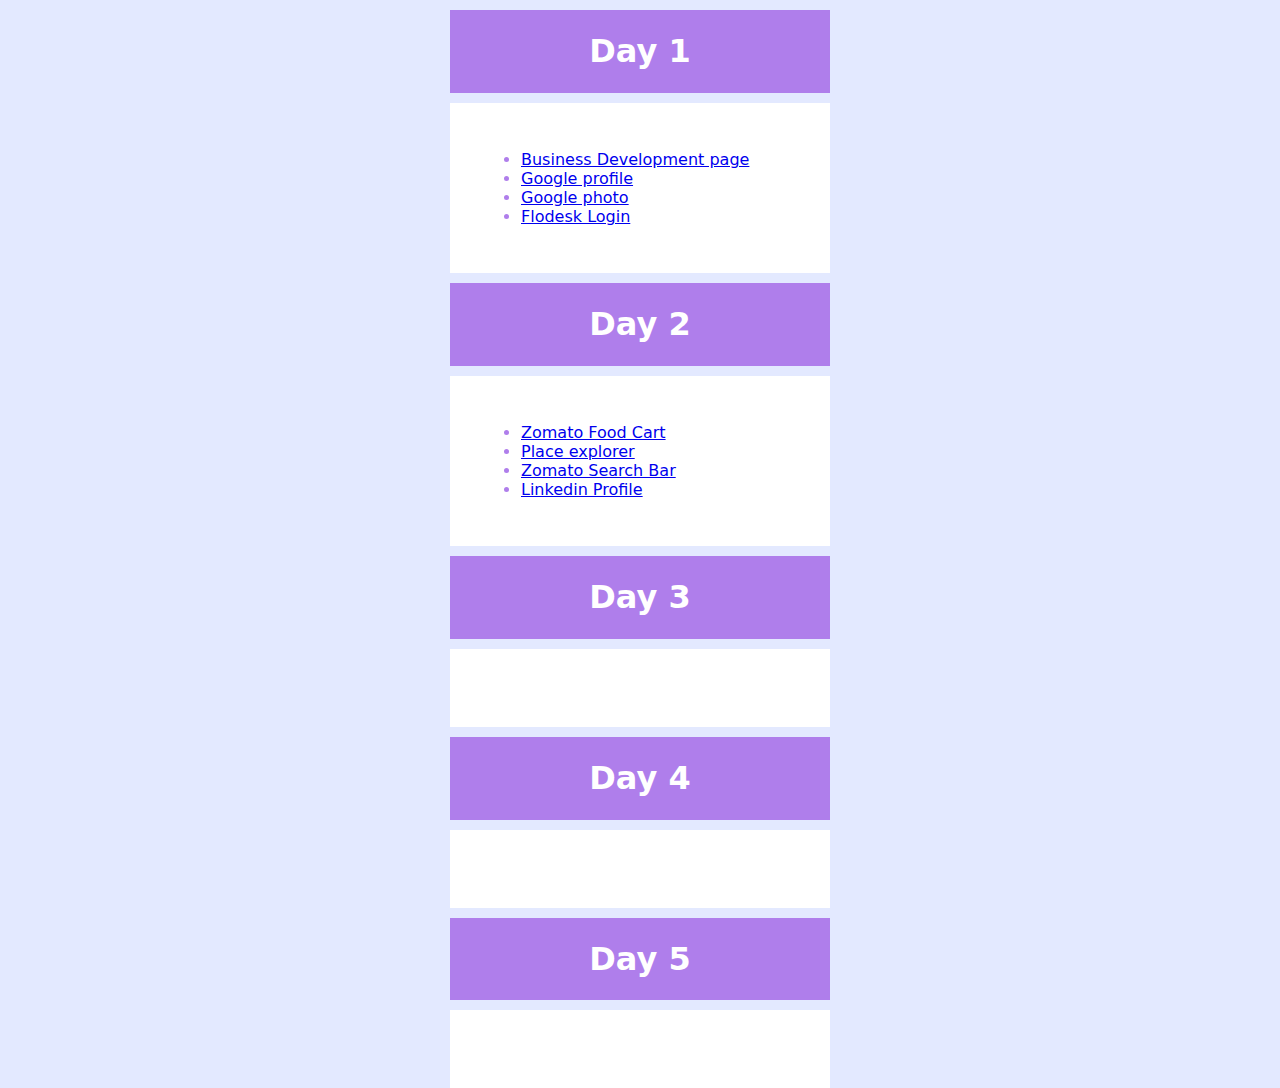
<file: index.html>
<html lang="en">
<head>
    <meta charset="UTF-8">
    <meta name="viewport" content="width=device-width, initial-scale=1.0">
    <title>How-to-CSS-assignments</title>
    <link rel="stylesheet" href="style.css" type="text/css">
</head>
<body>
    <div class="container">
        <div class="day">
            <h1>Day 1</h1>
        </div>

        <div class="solutions">
            <ul>
                <li><a href="day1/business_development.html" target=”_blank”>Business Development page</a></li>
                <li><a href="day1/google-profile.html" target=”_blank”>Google profile</a></li>
                <li><a href="day1/google-photos.html" target=”_blank”>Google photo</a></li>
                <li><a href="day1/flodesk-login.html" target=”_blank”>Flodesk Login</a></li>
            </ul>
        </div>

        <div class="day">
            <h1>Day 2</h1>
        </div>

        <div class="solutions">
            <ul>
                <li><a href="day2/food-cart.html" target="_blank">Zomato Food Cart</a></li>
                <li><a href="day2/place-explorer.html" target="_blank">Place explorer</a></li>
                <li><a href="day2/zomato-search-bar.html" target="_blank">Zomato Search Bar</a></li>
                <li><a href="day2/linked-in.html" target="_blank">Linkedin Profile</a></li>
            </ul>
        </div>

        <div class="day">
            <h1>Day 3</h1>
        </div>

        <div class="solutions">
            <ul>
            </ul>
        </div>

        <div class="day">
            <h1>Day 4</h1>
        </div>

        <div class="solutions">
            <ul>
            </ul>
        </div>

        <div class="day">
            <h1>Day 5</h1>
        </div>

        <div class="solutions">
            <ul>
            </ul>
        </div>
        
    </div>
</body>
</html>
</file>
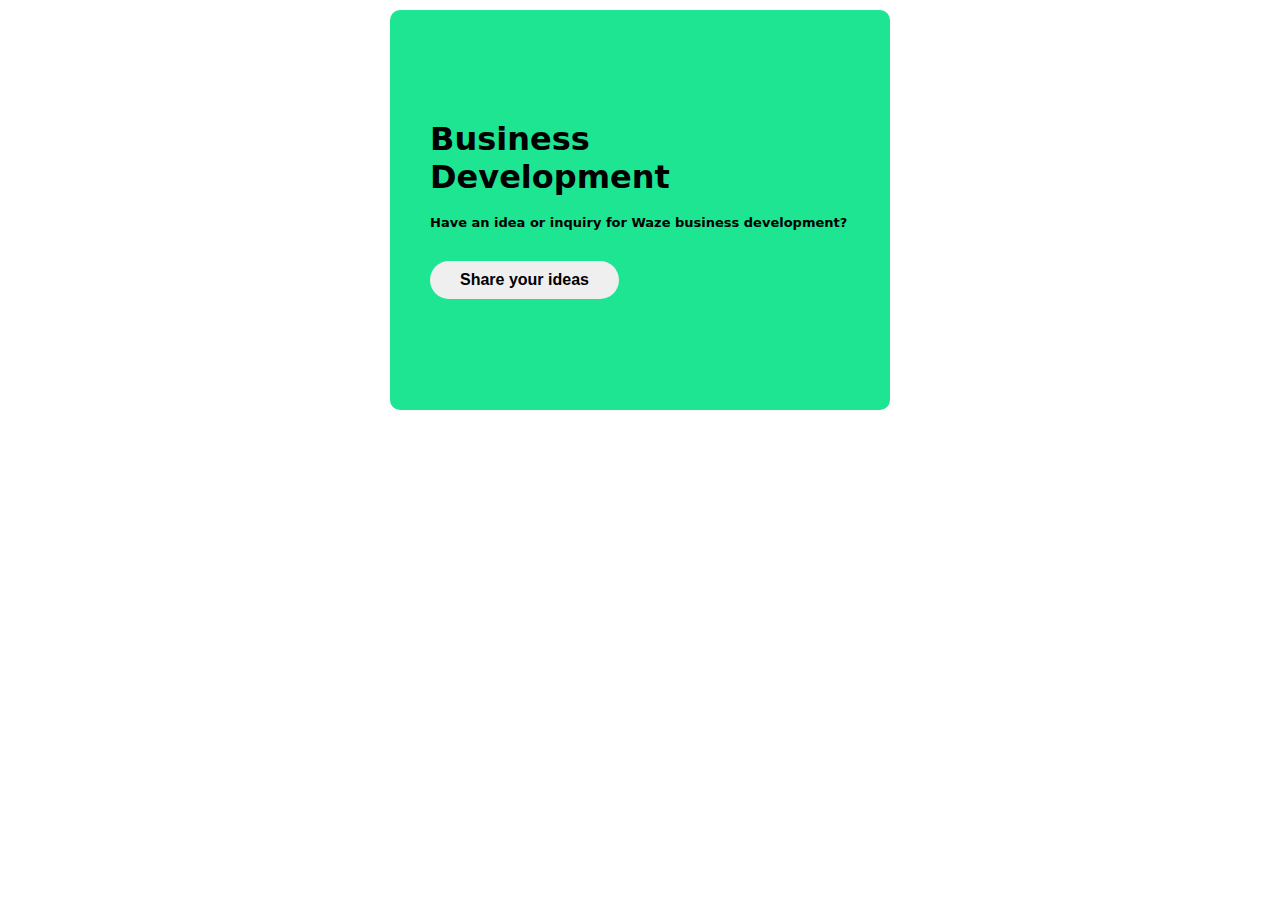
<file: day1/business_development.html>
<html lang="en">
<head>
    <meta charset="UTF-8">
    <meta name="viewport" content="width=device-width, initial-scale=1.0">
    <link rel="stylesheet" href="business-development-style.css" type="text/css">
    <title>Business Development</title>
</head>
<body>
    <div class="business-profile">
        <div class="business-profile-body">
            <h1>Business</h1>
            <h1>Development</h1>
            <p>Have an  idea or inquiry for Waze business development?</p>
            <button class="share-button">Share your ideas</button>
        </div>
    </div>
</body>
</html>
</file>
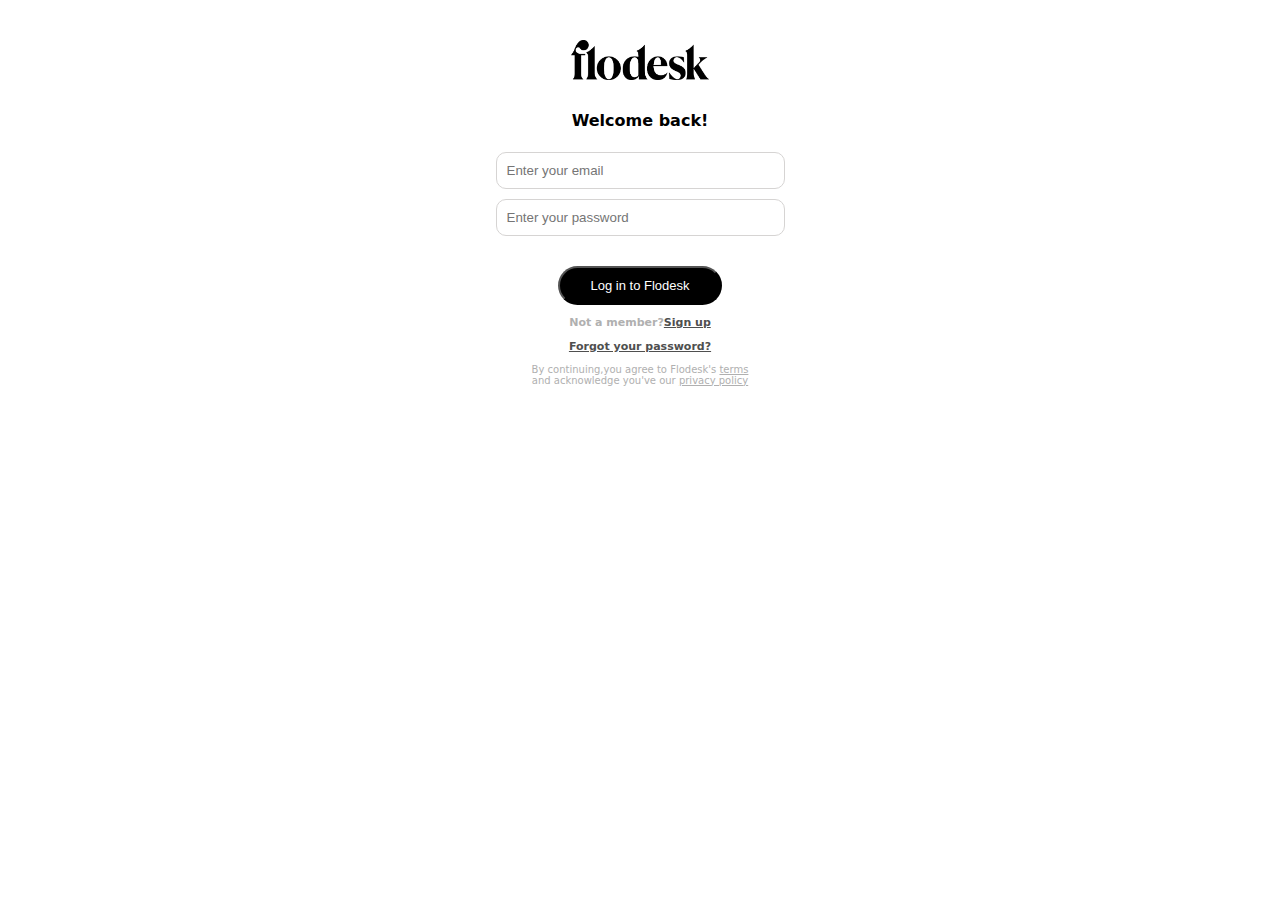
<file: day1/flodesk-login.html>
<html lang="en">
<head>
    <meta charset="UTF-8">
    <meta name="viewport" content="width=device-width, initial-scale=1.0">
    <title>Flodesk-login</title>
    <link rel="stylesheet" href="flodesk-login-style.css" type="text/css">
</head>
<body>
    <div class="flodesk-login">
        <div class="flodesk-login-body">
            <img src="static/logo.png" class="logo" alt="logo">
            <h4>Welcome back!</h4>
            <div class="email-input">
                <input type="email" class="email" placeholder="Enter your email">
            </div>

            <div class="password-input">
                <input type="password" class="password" placeholder="Enter your password">
            </div>
            <div class="login">
                <button class="login-btn">Log in to Flodesk</button>
            </div>
            <h3>Not a member?<span style="color: #4F4F4F;"><u>Sign up</u></span></h3>
            <h3 style="color: #4F4F4F;"><u>Forgot your password?</u></h3>
            <p>By continuing,you agree to Flodesk's <u>terms</u>  <br>
            and acknowledge you've our <u>privacy policy</u></p>
        </div>
        
    </div>
    
</body>
</html>
</file>
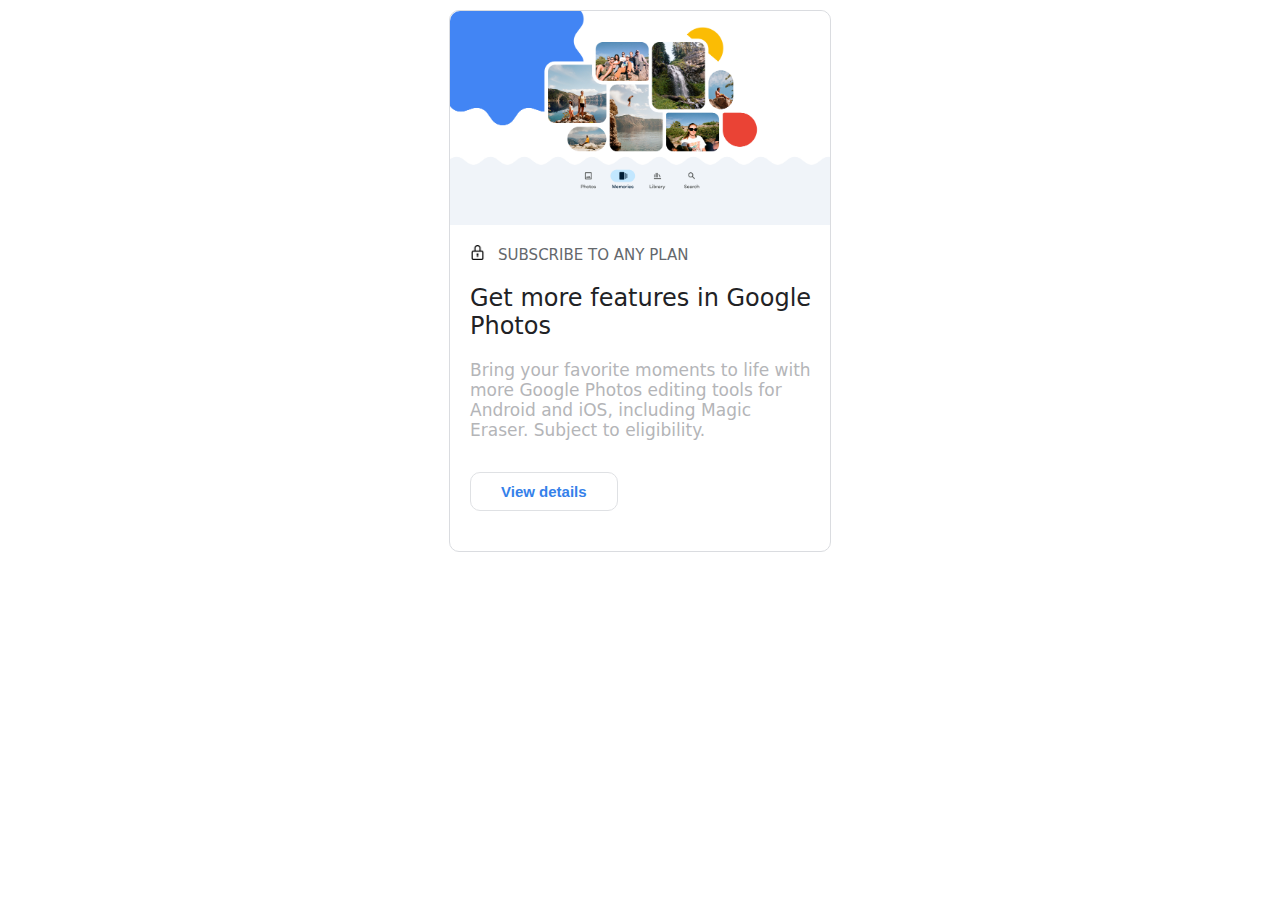
<file: day1/google-photos.html>
<html lang="en">
<head>
    <meta charset="UTF-8">
    <meta name="viewport" content="width=device-width, initial-scale=1.0">
    <title>Google Photo</title>
    <link rel="stylesheet" href="google-photo-style.css" type="text/css">
</head>
<body>
    <div class="google-photo">
        <img src="static/banner.png" class="banner" alt="banner">
        <div class="google-photo-body">
            <img src="static/padlock.png" alt="padlock" class="lock-image"> 
            <h3>SUBSCRIBE TO ANY PLAN</h3>
            <h2>Get more features in Google Photos</h2>
            <p>Bring your favorite moments to life with more Google Photos editing tools for Android and iOS, including Magic Eraser. Subject to eligibility.</p>
            <button class="view-details-btn">View details</button>
        </div>
    </div>
</body>
</html>
</file>
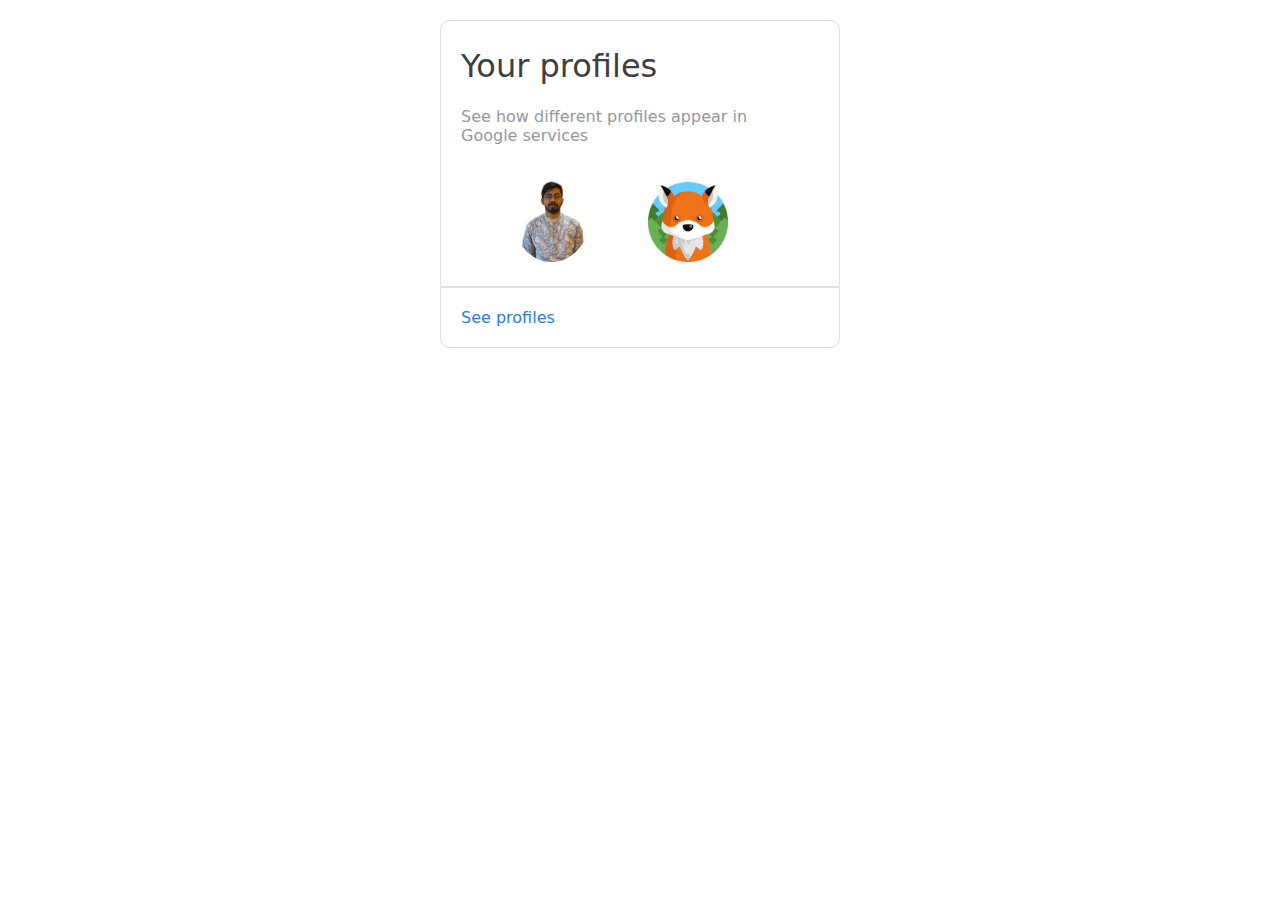
<file: day1/google-profile.html>
<html lang="en">
<head>
    <meta charset="UTF-8">
    <meta name="viewport" content="width=device-width, initial-scale=1.0">
    <title>Google-profile</title>
    <link rel="stylesheet" href="google-profile-style.css" type="text/css">
</head>
<body>
    <div class="google-profile">
        <div class="google-profile-body">
            <h1>Your profiles</h1>
            <p>See how different profiles appear in Google services</p>
            <img src="static/profile-photo.jpeg" class="profile-photo" alt="profile-photo" >
            <img src="static/profile-logo.jpg" class="profile-logo" alt="profile-logo">
        </div>
        <div class="google-profile-body-footer">See profiles</div>
    </div>
</body>
</html>
</file>
<file: style.css>
body{
    margin: 0px;
    padding: 0px;
    background-color: #E3E9FF;
}

.container{
    height: 400px;
    width: 400px;
    margin: 10px auto;
    font-family: system-ui, -apple-system, BlinkMacSystemFont, 'Segoe UI', Roboto, Oxygen, Ubuntu, Cantarell, 'Open Sans', 'Helvetica Neue', sans-serif;
} 

.day{
    text-align: center;
    border: 1px solid #AF7EEB;
    background-color: #AF7EEB;
    color: white;
    margin: 10px;
}

.solutions{
    margin: 10px;
    border: 1px solid white;
    color: #9BA3C2;
    background-color: white ;
    padding: 30px;
}

ul{
    color: #AF7EEB;
}
</file>
<file: day1/business-development-style.css>
body{
    padding: 0px;
    margin: 0px;
}

.business-profile{
    height: 400px;
    width: 500px;
    background-color: #1DE592;
    margin: 10px auto;
    border-radius: 10px;
}

.business-profile-body{
    padding: 100px 0px 0px 40px;
    line-height: 1rem;
    font-family: system-ui, -apple-system, BlinkMacSystemFont, 'Segoe UI', Roboto, Oxygen, Ubuntu, Cantarell, 'Open Sans', 'Helvetica Neue', sans-serif;
}

.business-profile-body p {
    margin: 30px 0px;
    font-weight: bold;
    font-size: small;
}

.share-button{
    padding: 10px 30px;
    border: none;
    font-size: medium;
    font-weight: 750;
    border-radius: 20px;
}
</file>
<file: day1/flodesk-login-style.css>
.flodesk-login{
    height: 500px;
    width: 500px;
    margin: 30px auto;
    text-align: center;
    font-family: system-ui, -apple-system, BlinkMacSystemFont, 'Segoe UI', Roboto, Oxygen, Ubuntu, Cantarell, 'Open Sans', 'Helvetica Neue', sans-serif;
}

.logo{
    height: 40px;
    width: auto;
    margin: 10px auto;
}

.password-input{
    padding: 10px;
}

.email{
    padding: 10px 100px 10px 10px;
    border-radius: 10px;
    border: 1px solid #D6D4D3 ;
}

.password{
    padding: 10px 100px 10px 10px;
    border-radius: 10px;
    border: 1px solid #D6D4D3 ;
}

.password-input{
    padding-bottom: 30px;
}

.login-btn{
    padding: 10px 30px;
    border-radius: 100px;
    background-color: black;
    color: white;
    font-size: 13px;
}

h3{
    font-size: 11px;
    color: #B0B0B0;
}

p{
    font-size: 10px;
    color: #B0B0B0;
}
</file>
<file: day1/google-photo-style.css>
.google-photo{
    height: 540px;
    width: 380px;
    margin: 10px auto;
    border: 1px solid #DADCE0;
    border-radius: 10px;
    font-family: system-ui, -apple-system, BlinkMacSystemFont, 'Segoe UI', Roboto, Oxygen, Ubuntu, Cantarell, 'Open Sans', 'Helvetica Neue', sans-serif;
}

.google-photo-body{
    padding: 20px 0px 0px 20px;
}

.banner{
    width: 100%;
    border-top-left-radius: 10px;
    border-top-right-radius: 10px;
}

.lock-image{
    height: 15px;
    color: #818488;
    
}

h3{
    display: inline;
    font-weight: 500;
    color: #64686C ;
    font-size: 15px;
    padding: 10px 0px 0px 8px;
}

h2{
    font-weight: 400;
    color: #212225;
    font-weight: 400;
}

p{
    padding: 0px 18px 0px 0px;
    font-weight: 400;
    font-size: 17px;
    color: #B4B5B8;
    padding-bottom: 15px;
}

.view-details-btn{
    padding: 10px 30px;
    background-color: white;
    border: 1px solid #DFE1E4;
    color: #3581EA;
    font-weight: 550;
    border-radius: 10px;
    font-size: 15px;
}
</file>
<file: day1/google-profile-style.css>
.google-profile{
    height: 200px;
    width: 400px;
    margin: 10px auto;
    font-family: system-ui, -apple-system, BlinkMacSystemFont, 'Segoe UI', Roboto, Oxygen, Ubuntu, Cantarell, 'Open Sans', 'Helvetica Neue', sans-serif;
    padding: 10px;
}

.google-profile-body{
    border: 0.01px solid #DCDEE2;
    padding: 5px 50px 20px 20px;
    border-top-left-radius: 10px;
    border-top-right-radius: 10px;
    color: #95979B;
}

.google-profile-body h1{
    color: #3E3F41;
    font-weight: 400;
}

.profile-photo{
    height: 100px;
    border-radius: 50%;
    padding: 1px 50px 0px 50px;
}

.profile-logo{
    height: 80px;
}

.google-profile-body-footer{
    border: 1px solid #DCDEE2;
    padding: 20px 50px 20px 20px;
    margin: 0px;
    border-bottom-right-radius: 10px;
    border-bottom-left-radius: 10px;
    color: #2a79e9;
    font-weight: 500;
}
</file>
